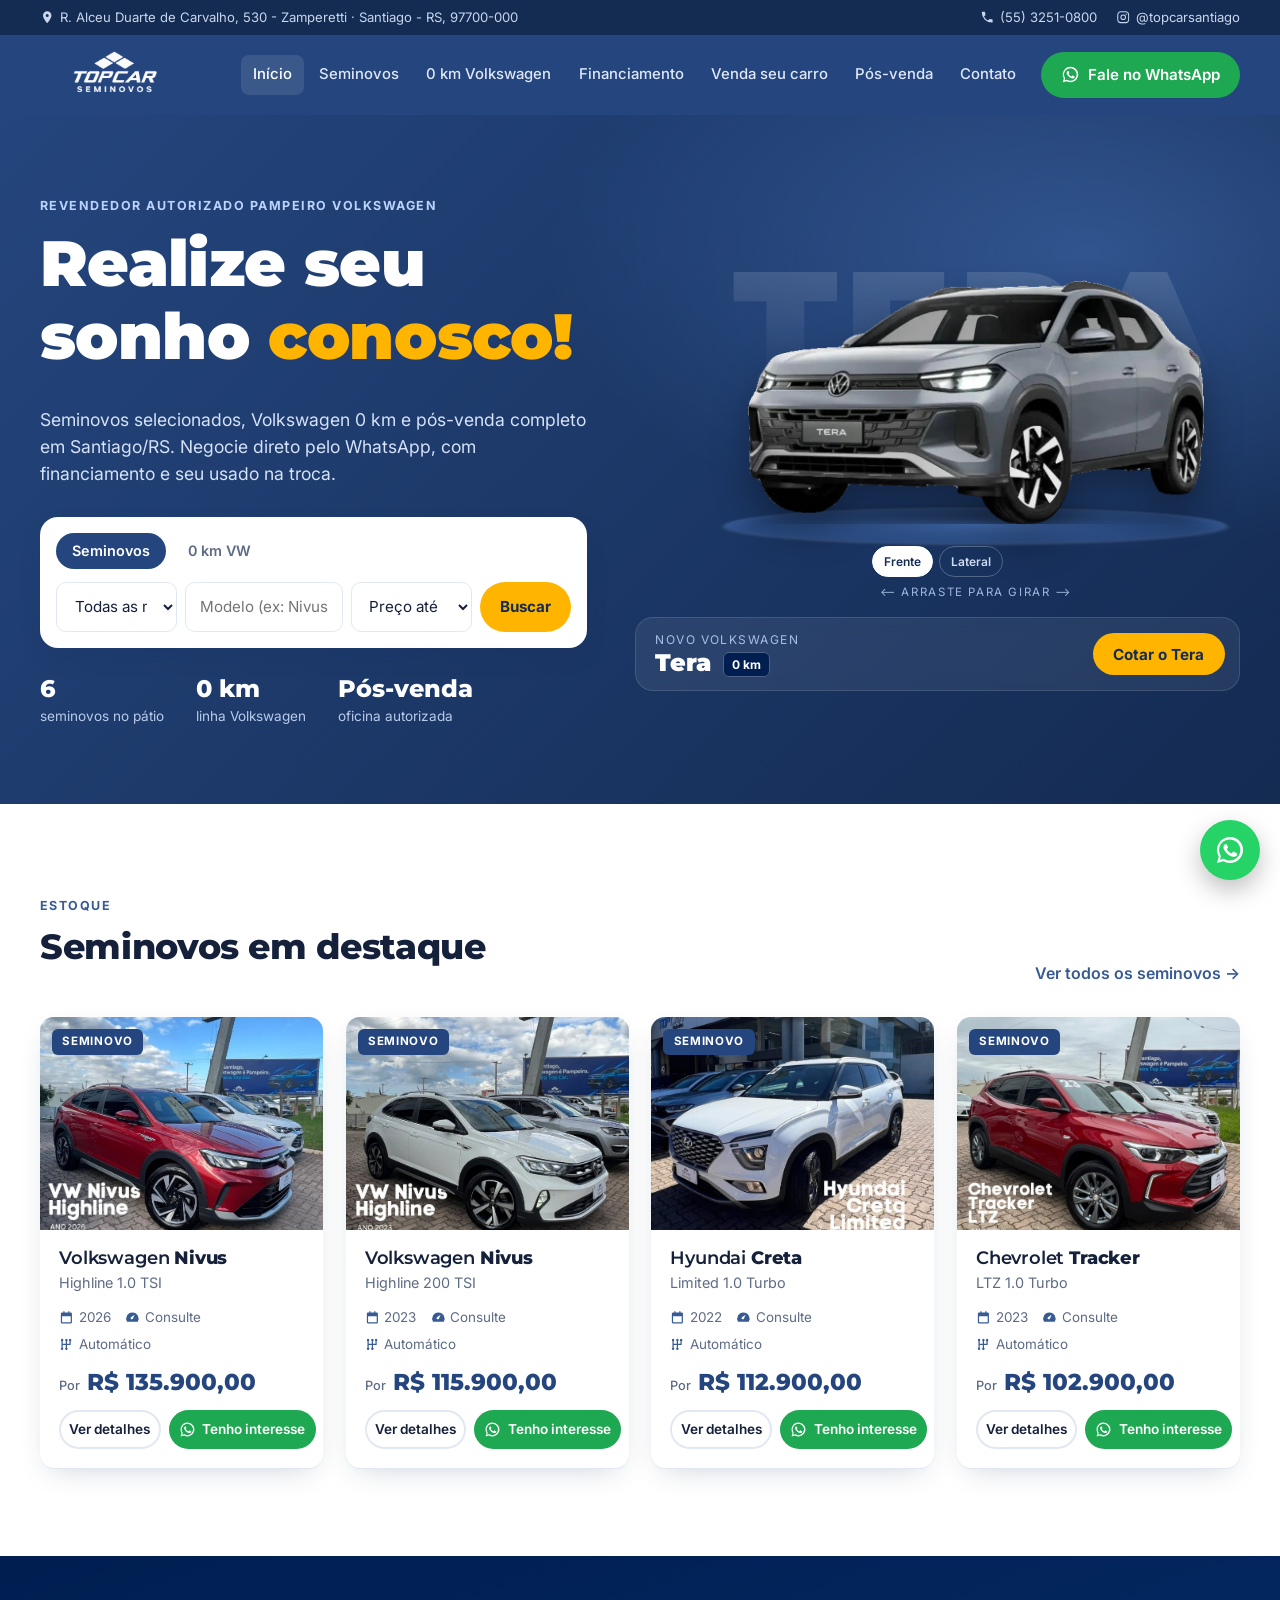
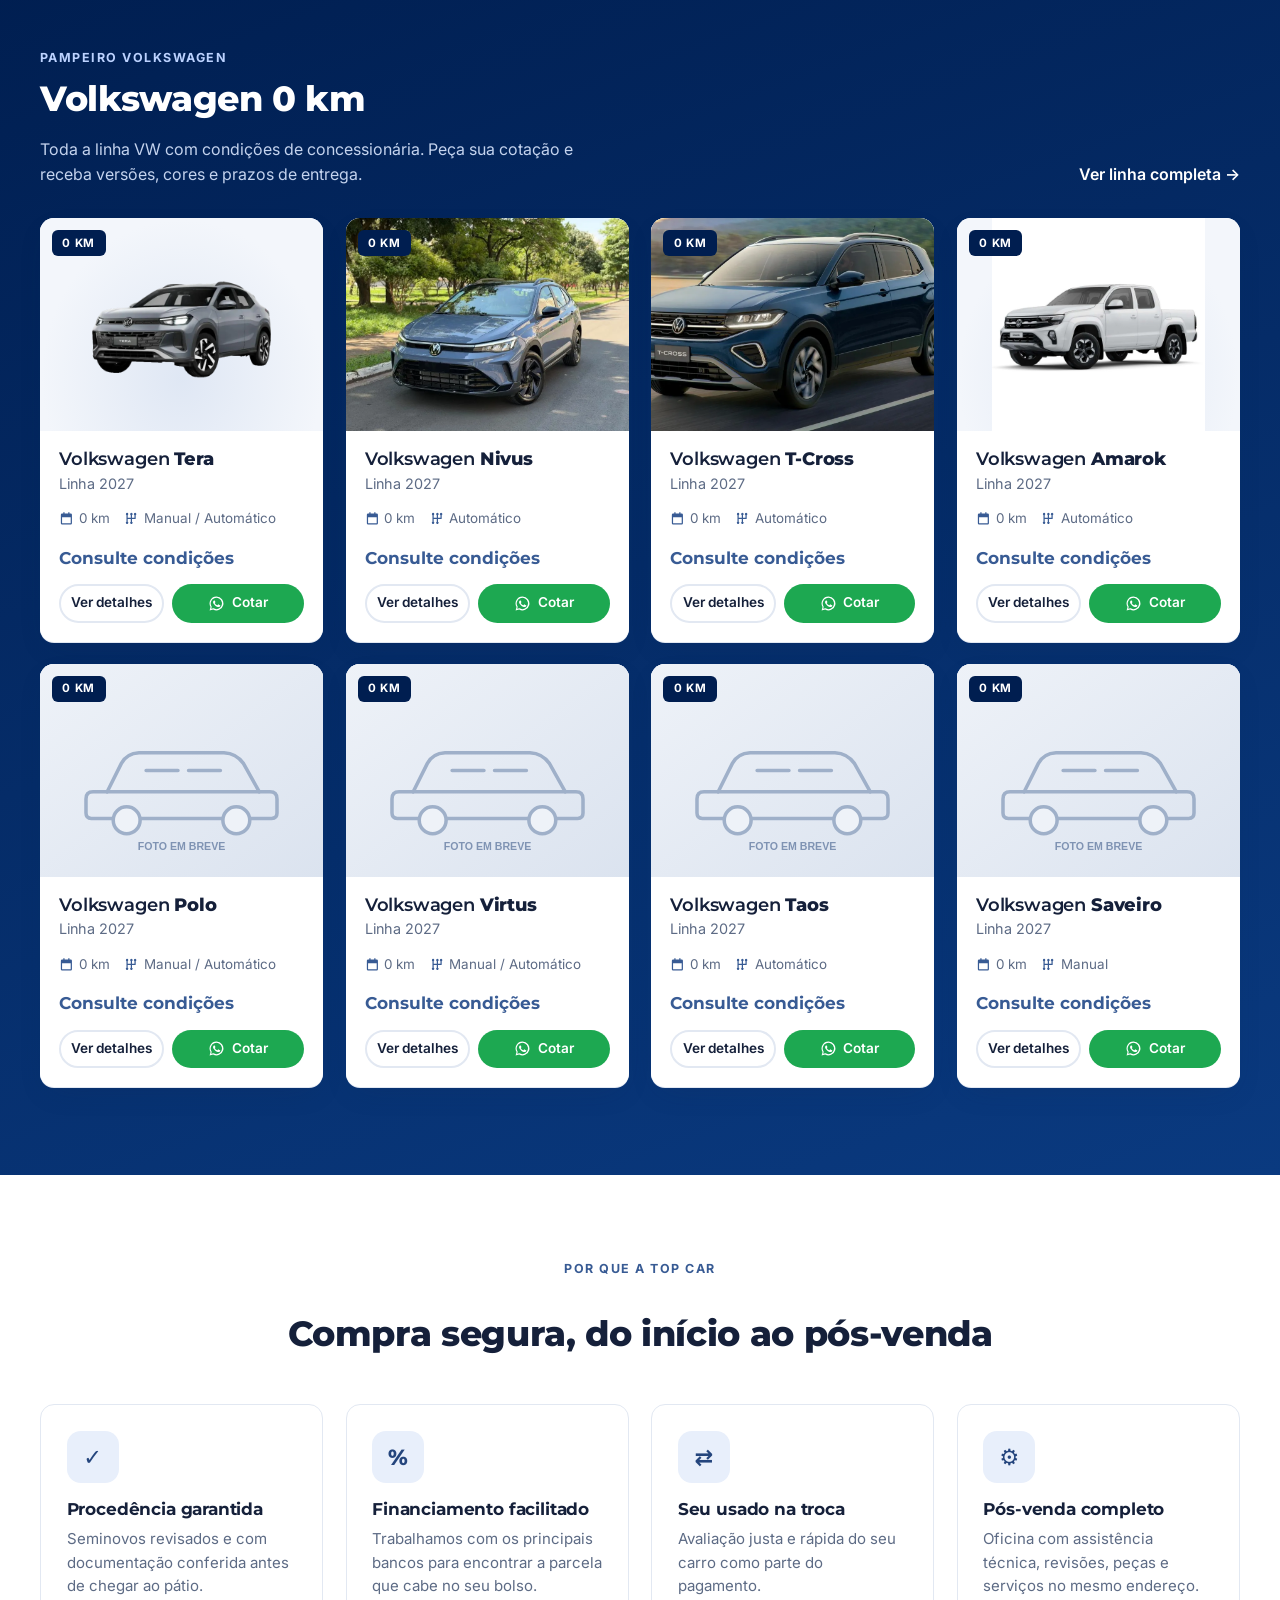
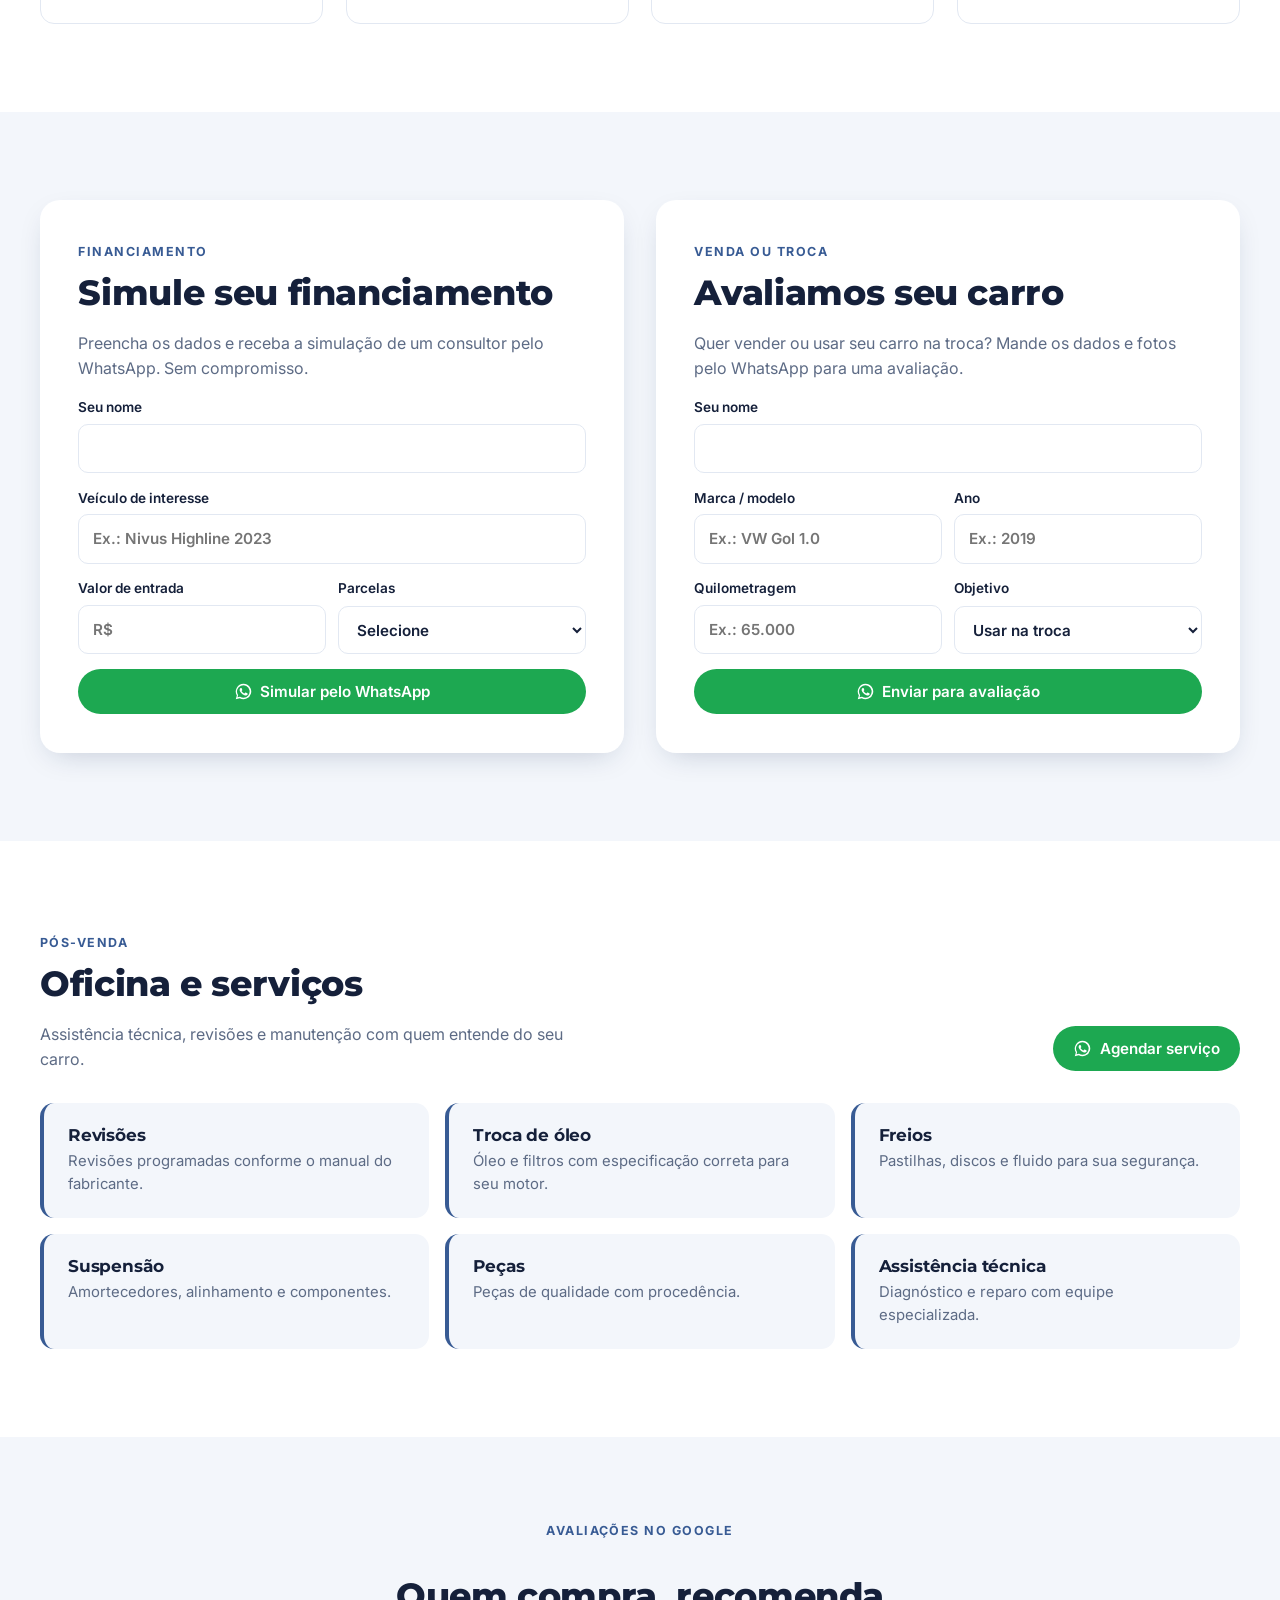
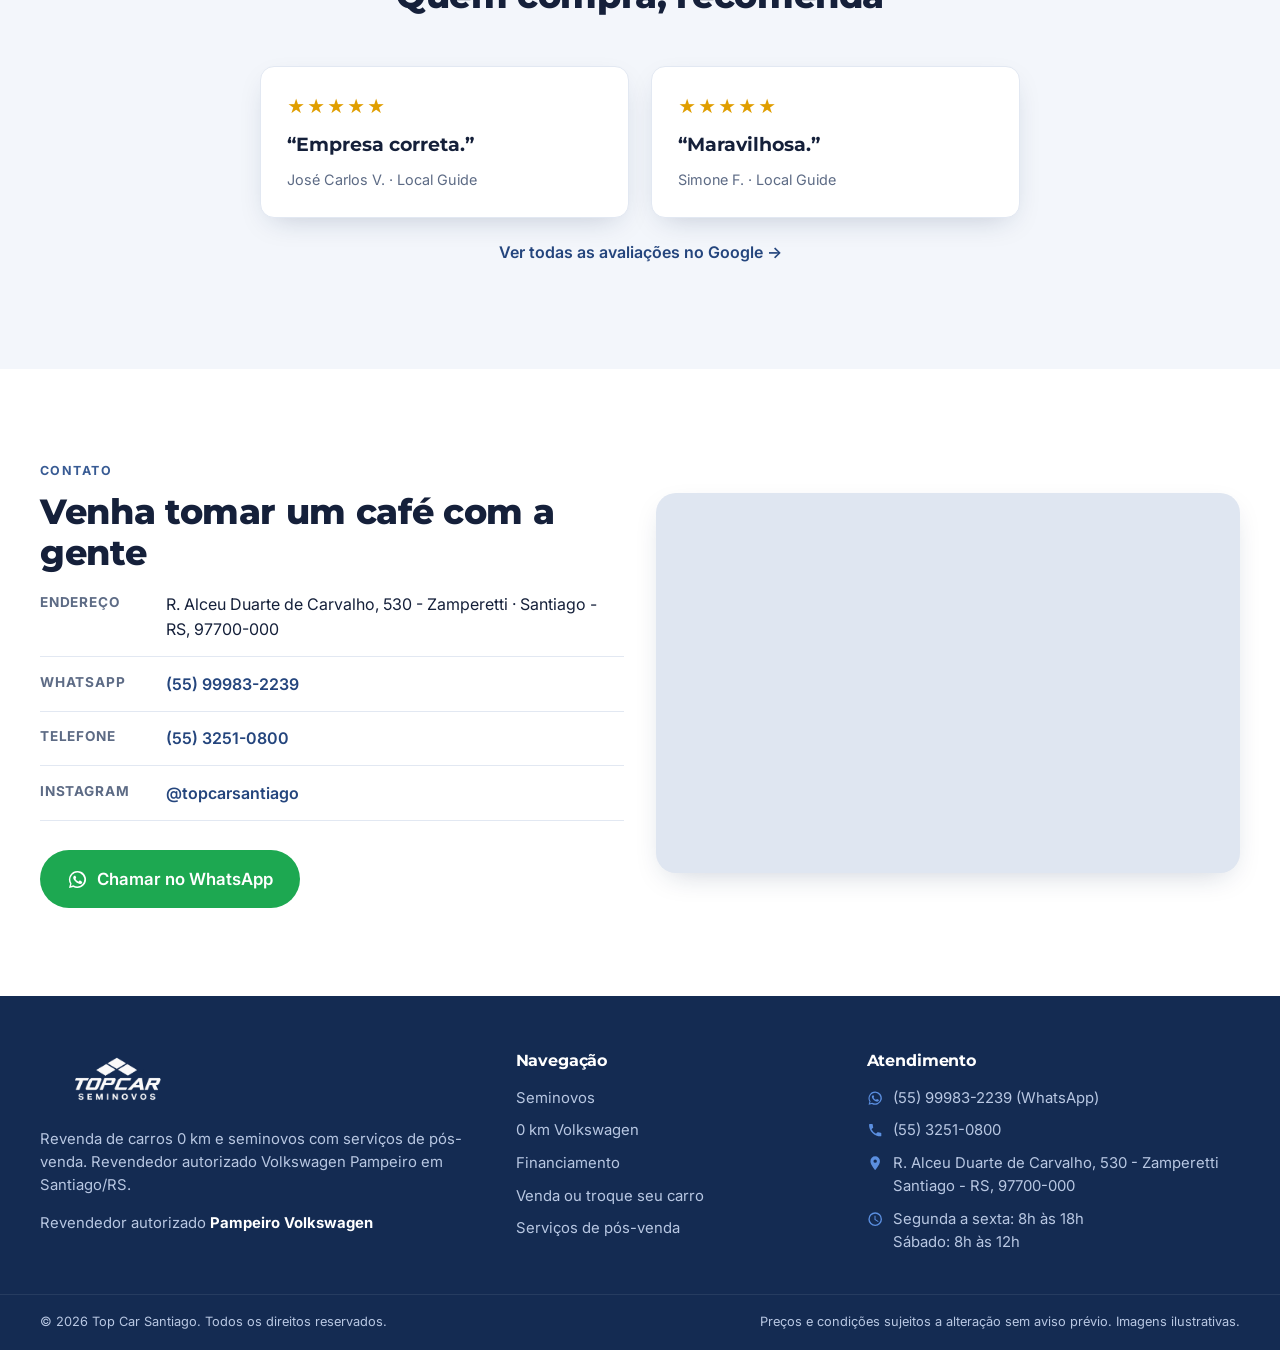
<file: index.html>
<!DOCTYPE html>
<html lang="pt-BR">
<head>
  <meta charset="UTF-8">
  <meta name="viewport" content="width=device-width, initial-scale=1">
  <title>Top Car Santiago | Seminovos e Volkswagen 0 km em Santiago/RS</title>
  <meta name="description" content="Revenda de carros 0 km e seminovos com serviços de pós-venda em Santiago/RS. Revendedor autorizado Pampeiro Volkswagen. Financiamento, troca e atendimento pelo WhatsApp.">
  <meta name="theme-color" content="#24457d">
  <meta property="og:type" content="website">
  <meta property="og:title" content="Top Car Santiago — Seminovos e Volkswagen 0 km">
  <meta property="og:description" content="Realize seu sonho conosco! Seminovos selecionados, VW 0 km, financiamento e troca.">
  <meta property="og:image" content="img/carros/vw-nivus-highline-2026.jpg">
  <link rel="icon" href="img/favicon.svg" type="image/svg+xml">
  <link rel="preload" as="image" href="img/tera/tera-frente.webp" type="image/webp">
  <link rel="preconnect" href="https://fonts.googleapis.com">
  <link rel="preconnect" href="https://fonts.gstatic.com" crossorigin>
  <link href="https://fonts.googleapis.com/css2?family=Montserrat:wght@600;700;800;900&family=Inter:wght@400;500;600;700&display=swap" rel="stylesheet">
  <link rel="stylesheet" href="css/style.css">
  <link rel="stylesheet" href="css/tera-hero.css">
  <script type="application/ld+json">
  {
    "@context": "https://schema.org",
    "@type": "AutoDealer",
    "name": "Top Car Santiago",
    "description": "Revenda de carros 0 km e seminovos com serviços de pós-venda. Revendedor autorizado Pampeiro Volkswagen.",
    "telephone": "+55 55 99983-2239",
    "address": {
      "@type": "PostalAddress",
      "streetAddress": "R. Alceu Duarte de Carvalho, 530 - Zamperetti",
      "postalCode": "97700-000",
      "addressLocality": "Santiago",
      "addressRegion": "RS",
      "addressCountry": "BR"
    },
    "sameAs": ["https://www.instagram.com/topcarsantiago/"]
  }
  </script>
</head>
<body data-page="home">

  <main>
    <!-- HERO -->
    <section class="hero">
      <div class="container hero__inner">
        <div class="hero__text">
          <span class="eyebrow">Revendedor autorizado Pampeiro Volkswagen</span>
          <h1>Realize seu sonho <span>conosco!</span></h1>
          <p>Seminovos selecionados, Volkswagen 0 km e pós-venda completo em Santiago/RS. Negocie direto pelo WhatsApp, com financiamento e seu usado na troca.</p>

          <form class="search" id="busca" role="search" aria-label="Buscar veículos">
            <div class="search__tabs" role="radiogroup">
              <label><input type="radio" name="tipo" value="seminovo" checked><span>Seminovos</span></label>
              <label><input type="radio" name="tipo" value="0km"><span>0 km VW</span></label>
            </div>
            <div class="search__fields">
              <select name="marca" id="q-marca" aria-label="Marca"><option value="">Todas as marcas</option></select>
              <input name="q" placeholder="Modelo (ex: Nivus, Creta...)" aria-label="Modelo">
              <select name="max" aria-label="Preço até">
                <option value="">Preço até</option>
                <option value="60000">R$ 60 mil</option>
                <option value="80000">R$ 80 mil</option>
                <option value="100000">R$ 100 mil</option>
                <option value="120000">R$ 120 mil</option>
                <option value="150000">R$ 150 mil</option>
              </select>
              <button class="btn btn--accent" type="submit">Buscar</button>
            </div>
          </form>

          <ul class="hero__stats">
            <li><strong id="count-semi">6</strong><span>seminovos no pátio</span></li>
            <li><strong>0 km</strong><span>linha Volkswagen</span></li>
            <li><strong>Pós-venda</strong><span>oficina autorizada</span></li>
          </ul>
        </div>

        <!-- HERO 3D — Volkswagen Tera (css/tera-hero.css + js/tera-hero.js) -->
        <div class="tera" id="tera" aria-roledescription="carrossel" aria-label="Novo Volkswagen Tera — vistas do carro">
          <span class="tera__word" aria-hidden="true">TERA</span>
          <div class="tera__stage" id="tera-stage" tabindex="0" aria-live="polite">
            <div class="tera__floor" aria-hidden="true"></div>
            <div class="tera__view" data-label="Frente"><img src="img/tera/tera-frente.webp" alt="Volkswagen Tera — frente 3/4" fetchpriority="high"></div>
            <div class="tera__view" data-label="Lateral"><img src="img/tera/tera-lateral.webp" alt="Volkswagen Tera — lateral" loading="lazy"></div>
            <!-- Vistas traseiras: adicionar img/tera/tera-traseira-34.webp e tera-traseira.webp quando houver fotos próprias -->
            <div class="tera__shadow" aria-hidden="true"></div>
          </div>
          <div class="tera__dots" role="tablist" aria-label="Escolher ângulo"></div>
          <div class="tera__hint" aria-hidden="true">⟵ arraste para girar ⟶</div>
          <div class="tera__bar">
            <div class="tera__title">
              <small>Novo Volkswagen</small>
              <strong>Tera <span>0 km</span></strong>
            </div>
            <a class="btn btn--accent tera__cta"
               data-whatsapp="5555999832239"
               data-msg="Olá, Top Car! Quero uma cotação do *Volkswagen Tera 0 km*. Pode me passar versões, cores e condições?">Cotar o Tera</a>
          </div>
        </div>
      </div>
    </section>

    <!-- DESTAQUES -->
    <section class="section">
      <div class="container">
        <div class="section__head">
          <div>
            <span class="eyebrow eyebrow--dark">Estoque</span>
            <h2>Seminovos em destaque</h2>
          </div>
          <a href="estoque.html?tipo=seminovo" class="link-more">Ver todos os seminovos →</a>
        </div>
        <div class="grid" id="destaques"></div>
      </div>
    </section>

    <!-- 0 KM -->
    <section class="section section--vw" id="zero-km">
      <div class="container">
        <div class="section__head">
          <div>
            <span class="eyebrow">Pampeiro Volkswagen</span>
            <h2>Volkswagen 0 km</h2>
            <p class="section__sub">Toda a linha VW com condições de concessionária. Peça sua cotação e receba versões, cores e prazos de entrega.</p>
          </div>
          <a href="estoque.html?tipo=0km" class="link-more link-more--light">Ver linha completa →</a>
        </div>
        <div class="grid" id="zerokm"></div>
      </div>
    </section>

    <!-- DIFERENCIAIS -->
    <section class="section">
      <div class="container">
        <div class="section__head section__head--center">
          <span class="eyebrow eyebrow--dark">Por que a Top Car</span>
          <h2>Compra segura, do início ao pós-venda</h2>
        </div>
        <div class="features">
          <div class="feature">
            <div class="feature__icon">✓</div>
            <h3>Procedência garantida</h3>
            <p>Seminovos revisados e com documentação conferida antes de chegar ao pátio.</p>
          </div>
          <div class="feature">
            <div class="feature__icon">%</div>
            <h3>Financiamento facilitado</h3>
            <p>Trabalhamos com os principais bancos para encontrar a parcela que cabe no seu bolso.</p>
          </div>
          <div class="feature">
            <div class="feature__icon">⇄</div>
            <h3>Seu usado na troca</h3>
            <p>Avaliação justa e rápida do seu carro como parte do pagamento.</p>
          </div>
          <div class="feature">
            <div class="feature__icon">⚙</div>
            <h3>Pós-venda completo</h3>
            <p>Oficina com assistência técnica, revisões, peças e serviços no mesmo endereço.</p>
          </div>
        </div>
      </div>
    </section>

    <!-- FINANCIAMENTO + VENDA SEU CARRO -->
    <section class="section section--alt">
      <div class="container two-col">
        <div class="panel" id="financiamento">
          <span class="eyebrow eyebrow--dark">Financiamento</span>
          <h2>Simule seu financiamento</h2>
          <p>Preencha os dados e receba a simulação de um consultor pelo WhatsApp. Sem compromisso.</p>
          <form data-wa="Gostaria de *simular um financiamento*." class="form">
            <label>Seu nome<input name="nome" data-label="Nome" required autocomplete="name"></label>
            <label>Veículo de interesse<input name="veiculo" data-label="Veículo de interesse" placeholder="Ex.: Nivus Highline 2023"></label>
            <div class="form__row">
              <label>Valor de entrada<input name="entrada" data-label="Entrada" inputmode="numeric" placeholder="R$"></label>
              <label>Parcelas
                <select name="parcelas" data-label="Parcelas">
                  <option value="">Selecione</option>
                  <option>24x</option><option>36x</option><option>48x</option><option>60x</option>
                </select>
              </label>
            </div>
            <button class="btn btn--wa btn--block" type="submit"><span class="wa-ico"></span>Simular pelo WhatsApp</button>
          </form>
        </div>

        <div class="panel" id="venda-seu-carro">
          <span class="eyebrow eyebrow--dark">Venda ou troca</span>
          <h2>Avaliamos seu carro</h2>
          <p>Quer vender ou usar seu carro na troca? Mande os dados e fotos pelo WhatsApp para uma avaliação.</p>
          <form data-wa="Quero *avaliar meu carro* para venda/troca." class="form">
            <label>Seu nome<input name="nome" data-label="Nome" required autocomplete="name"></label>
            <div class="form__row">
              <label>Marca / modelo<input name="modelo" data-label="Marca/modelo" required placeholder="Ex.: VW Gol 1.0"></label>
              <label>Ano<input name="ano" data-label="Ano" inputmode="numeric" placeholder="Ex.: 2019"></label>
            </div>
            <div class="form__row">
              <label>Quilometragem<input name="km" data-label="Km" inputmode="numeric" placeholder="Ex.: 65.000"></label>
              <label>Objetivo
                <select name="objetivo" data-label="Objetivo">
                  <option>Usar na troca</option>
                  <option>Vender</option>
                </select>
              </label>
            </div>
            <button class="btn btn--wa btn--block" type="submit"><span class="wa-ico"></span>Enviar para avaliação</button>
          </form>
        </div>
      </div>
    </section>

    <!-- PÓS-VENDA -->
    <section class="section" id="pos-venda">
      <div class="container">
        <div class="section__head">
          <div>
            <span class="eyebrow eyebrow--dark">Pós-venda</span>
            <h2>Oficina e serviços</h2>
            <p class="section__sub">Assistência técnica, revisões e manutenção com quem entende do seu carro.</p>
          </div>
          <a class="btn btn--wa" data-wa-link="Olá, Top Car! Gostaria de *agendar um serviço* na oficina. Meu carro é: ">Agendar serviço</a>
        </div>
        <div class="services">
          <div class="service"><h3>Revisões</h3><p>Revisões programadas conforme o manual do fabricante.</p></div>
          <div class="service"><h3>Troca de óleo</h3><p>Óleo e filtros com especificação correta para seu motor.</p></div>
          <div class="service"><h3>Freios</h3><p>Pastilhas, discos e fluido para sua segurança.</p></div>
          <div class="service"><h3>Suspensão</h3><p>Amortecedores, alinhamento e componentes.</p></div>
          <div class="service"><h3>Peças</h3><p>Peças de qualidade com procedência.</p></div>
          <div class="service"><h3>Assistência técnica</h3><p>Diagnóstico e reparo com equipe especializada.</p></div>
        </div>
      </div>
    </section>

    <!-- AVALIAÇÕES -->
    <section class="section section--alt" id="avaliacoes">
      <div class="container">
        <div class="section__head section__head--center">
          <span class="eyebrow eyebrow--dark">Avaliações no Google</span>
          <h2>Quem compra, recomenda</h2>
        </div>
        <div class="reviews">
          <figure class="review">
            <div class="review__stars" role="img" aria-label="5 de 5 estrelas">★★★★★</div>
            <blockquote>“Empresa correta.”</blockquote>
            <figcaption>José Carlos V. · Local Guide</figcaption>
          </figure>
          <figure class="review">
            <div class="review__stars" role="img" aria-label="5 de 5 estrelas">★★★★★</div>
            <blockquote>“Maravilhosa.”</blockquote>
            <figcaption>Simone F. · Local Guide</figcaption>
          </figure>
        </div>
        <p class="reviews__more"><a id="link-google" target="_blank" rel="noopener">Ver todas as avaliações no Google →</a></p>
      </div>
    </section>

    <!-- CONTATO -->
    <section class="section" id="contato">
      <div class="container two-col two-col--contact">
        <div>
          <span class="eyebrow eyebrow--dark">Contato</span>
          <h2>Venha tomar um café com a gente</h2>
          <ul class="contact-list">
            <li><strong>Endereço</strong><span><span data-cfg="endereco"></span> · <span data-cfg="cidade"></span></span></li>
            <li><strong>WhatsApp</strong><a data-wa-link="Olá, Top Car! Vim pelo site." data-cfg="whatsappExibicao"></a></li>
            <li><strong>Telefone</strong><a href="tel:+555532510800" data-cfg="telefoneExibicao"></a></li>
            <li><strong>Instagram</strong><a href="https://www.instagram.com/topcarsantiago/" target="_blank" rel="noopener">@topcarsantiago</a></li>
          </ul>
          <a class="btn btn--wa btn--lg" data-wa-link="Olá, Top Car! Vim pelo site e gostaria de atendimento.">Chamar no WhatsApp</a>
        </div>
        <div class="map">
          <iframe id="mapa" title="Mapa — Top Car Santiago" loading="lazy" referrerpolicy="no-referrer-when-downgrade"></iframe>
        </div>
      </div>
    </section>
  </main>

  <script src="js/config.js"></script>
  <script src="js/data.js"></script>
  <script src="js/app.js"></script>
  <script src="js/tera-hero.js" defer></script>
</body>
</html>
</file>
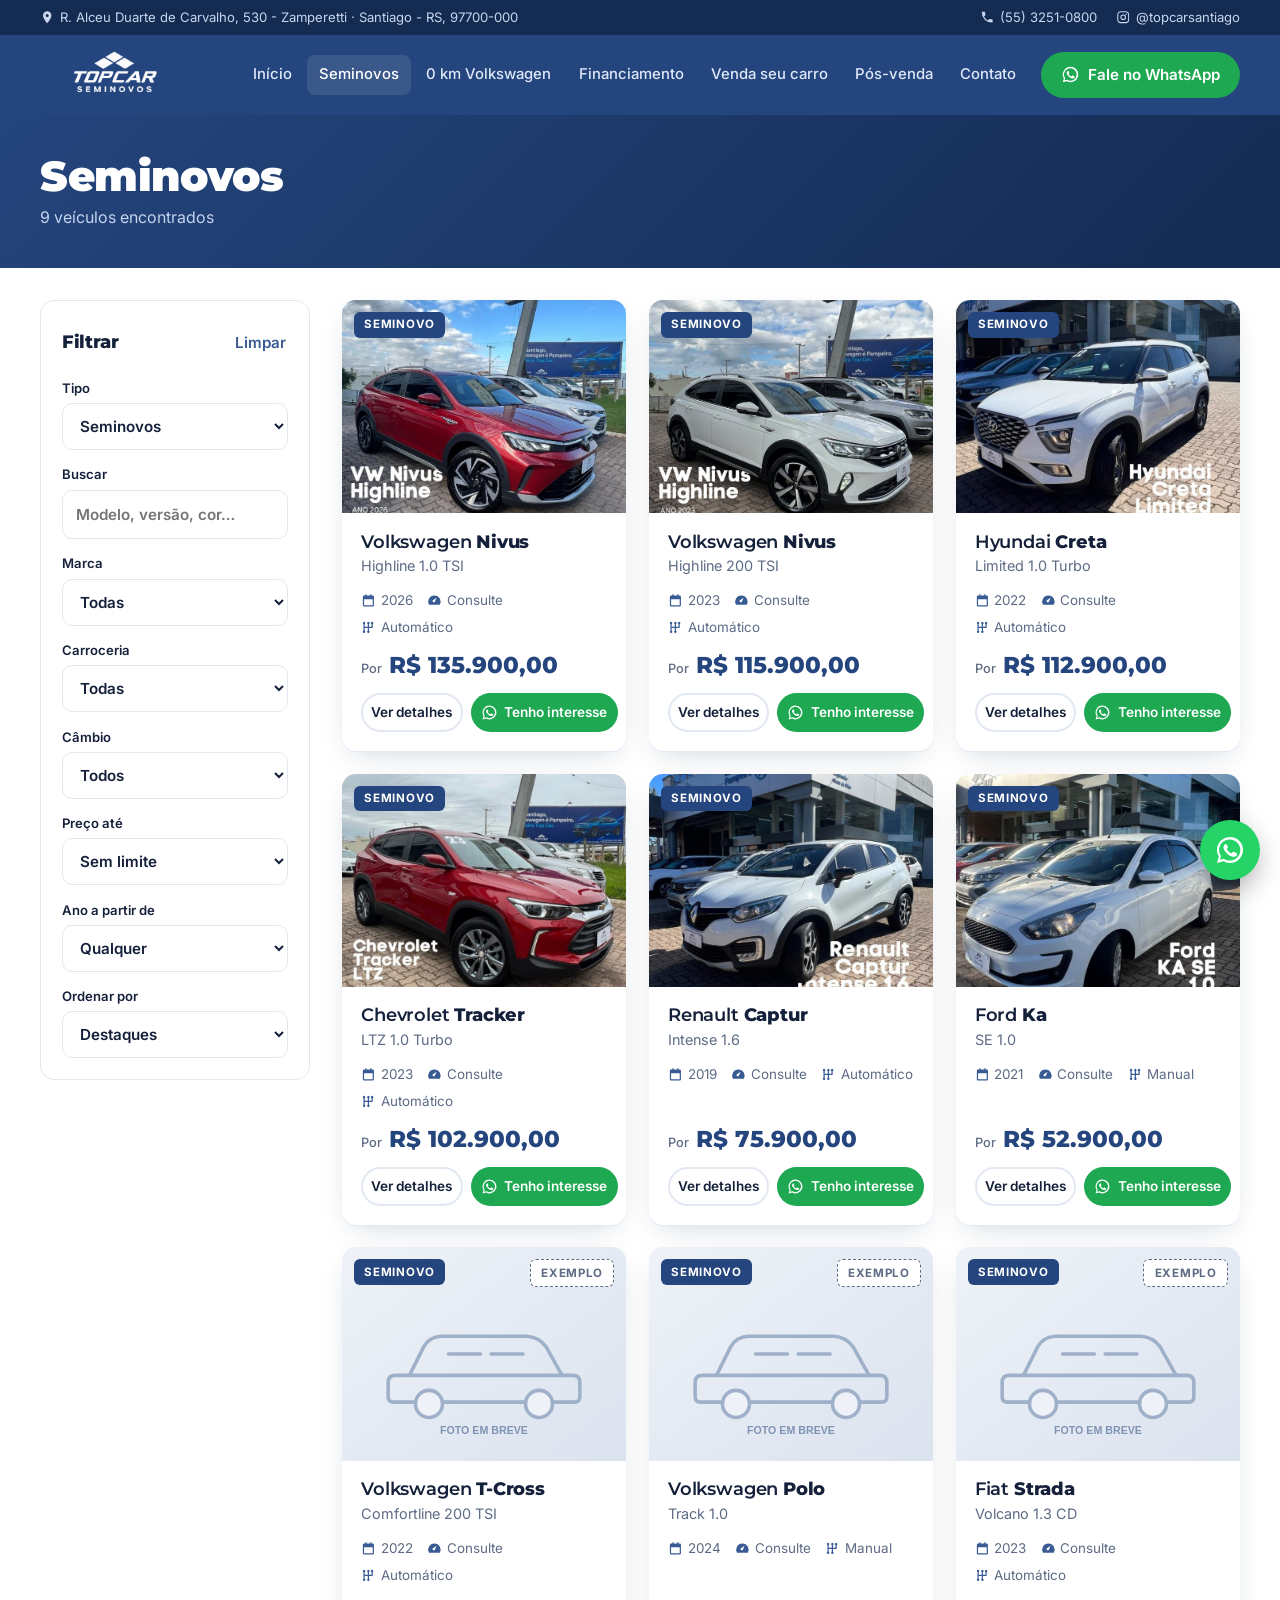
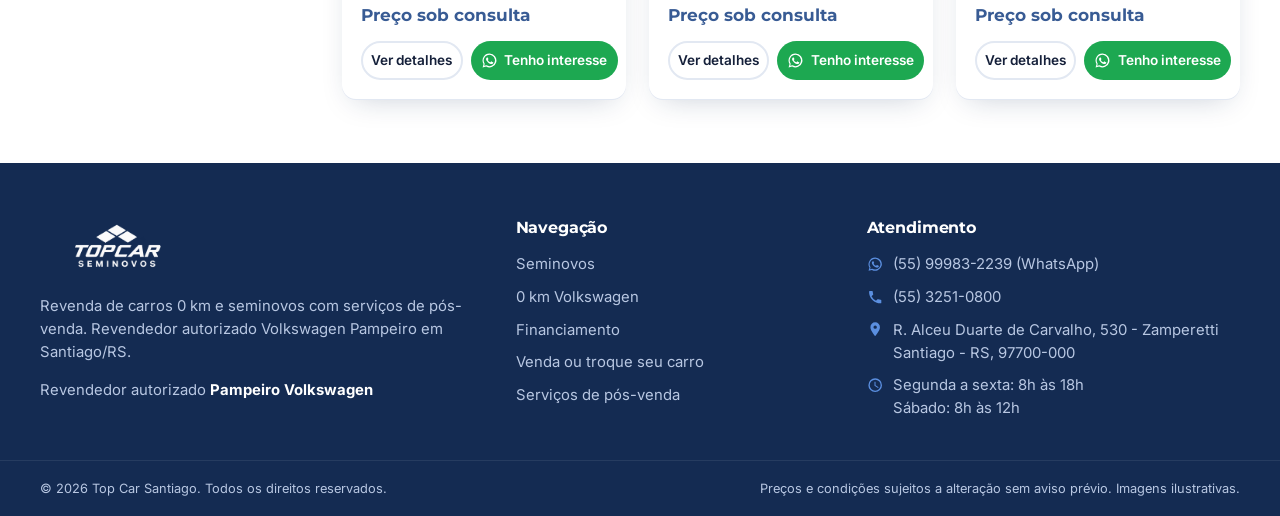
<file: estoque.html>
<!DOCTYPE html>
<html lang="pt-BR">
<head>
  <meta charset="UTF-8">
  <meta name="viewport" content="width=device-width, initial-scale=1">
  <title>Estoque | Top Car Santiago — Seminovos e VW 0 km</title>
  <meta name="description" content="Confira o estoque de seminovos e Volkswagen 0 km da Top Car Santiago. Filtre por marca, preço, ano e câmbio e negocie pelo WhatsApp.">
  <meta name="theme-color" content="#24457d">
  <link rel="icon" href="img/favicon.svg" type="image/svg+xml">
  <link rel="preconnect" href="https://fonts.googleapis.com">
  <link rel="preconnect" href="https://fonts.gstatic.com" crossorigin>
  <link href="https://fonts.googleapis.com/css2?family=Montserrat:wght@600;700;800;900&family=Inter:wght@400;500;600;700&display=swap" rel="stylesheet">
  <link rel="stylesheet" href="css/style.css">
</head>
<body data-page="estoque">

  <main>
    <section class="page-hero">
      <div class="container">
        <h1 id="estoque-titulo">Seminovos</h1>
        <p id="estoque-count">Carregando…</p>
      </div>
    </section>

    <div class="container estoque">
      <button class="btn btn--ghost filtros-toggle" id="toggle-filtros" type="button">Filtros</button>

      <form class="filtros" id="filtros" aria-label="Filtros do estoque">
        <div class="filtros__head">
          <h2>Filtrar</h2>
          <button type="button" class="btn btn--link" id="limpar">Limpar</button>
        </div>

        <label>Tipo
          <select name="tipo">
            <option value="seminovo">Seminovos</option>
            <option value="0km">0 km Volkswagen</option>
            <option value="">Todos</option>
          </select>
        </label>
        <label>Buscar
          <input name="q" type="search" placeholder="Modelo, versão, cor…">
        </label>
        <label>Marca
          <select name="marca"><option value="">Todas</option></select>
        </label>
        <label>Carroceria
          <select name="carroceria"><option value="">Todas</option></select>
        </label>
        <label>Câmbio
          <select name="cambio">
            <option value="">Todos</option>
            <option value="automático">Automático</option>
            <option value="manual">Manual</option>
          </select>
        </label>
        <label>Preço até
          <select name="max">
            <option value="">Sem limite</option>
            <option value="60000">R$ 60 mil</option>
            <option value="80000">R$ 80 mil</option>
            <option value="100000">R$ 100 mil</option>
            <option value="120000">R$ 120 mil</option>
            <option value="150000">R$ 150 mil</option>
          </select>
        </label>
        <label>Ano a partir de
          <select name="anoMin">
            <option value="">Qualquer</option>
            <option>2018</option><option>2020</option><option>2022</option><option>2024</option>
          </select>
        </label>
        <label>Ordenar por
          <select name="ordem">
            <option value="relevancia">Destaques</option>
            <option value="menor">Menor preço</option>
            <option value="maior">Maior preço</option>
            <option value="ano">Mais novos</option>
          </select>
        </label>
        <button class="btn btn--primary btn--block filtros__apply" type="button" onclick="document.body.classList.remove('filtros-open')">Ver resultados</button>
      </form>

      <div class="grid grid--estoque" id="estoque-grid"></div>
    </div>
  </main>

  <script src="js/config.js"></script>
  <script src="js/data.js"></script>
  <script src="js/app.js"></script>
</body>
</html>
</file>
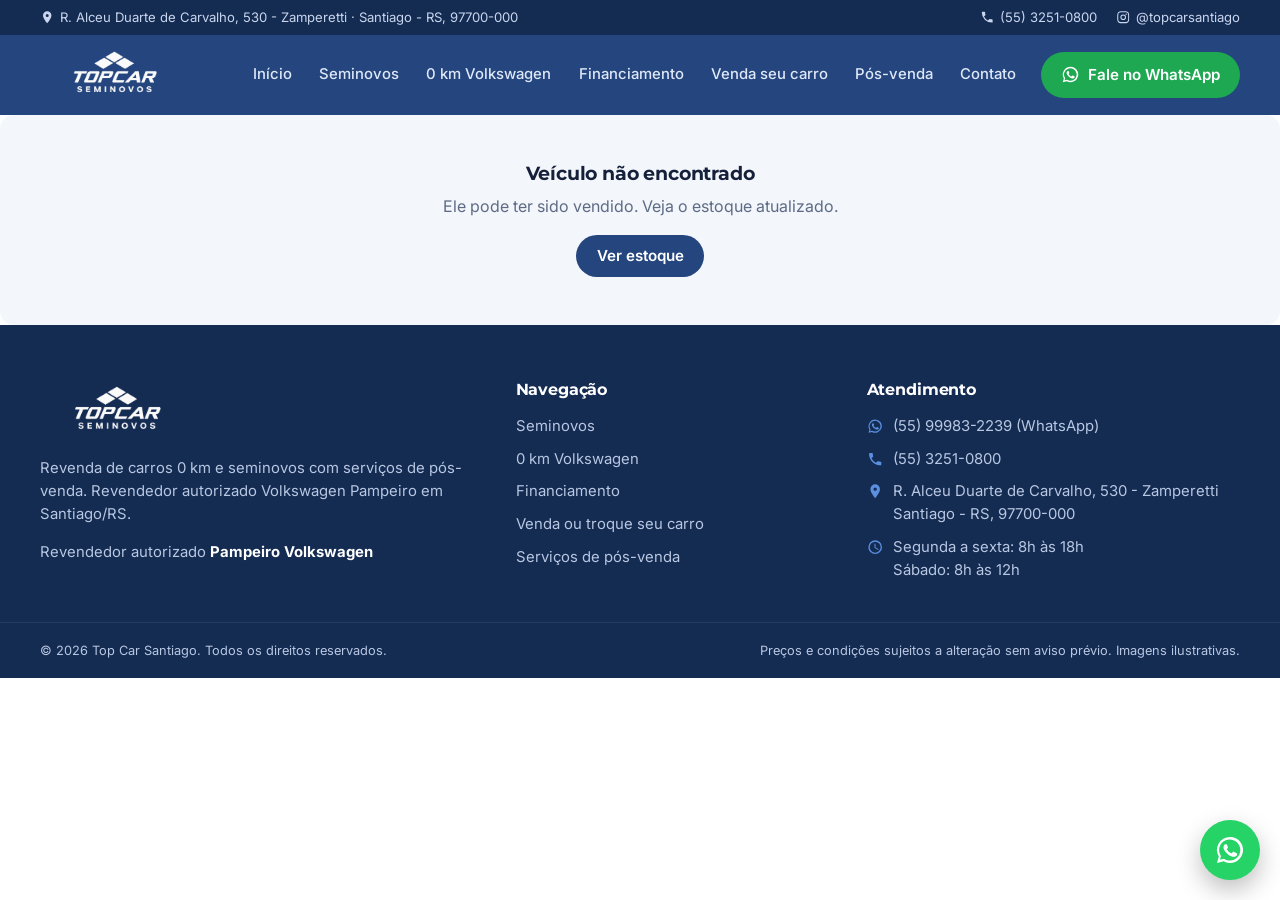
<file: veiculo.html>
<!DOCTYPE html>
<html lang="pt-BR">
<head>
  <meta charset="UTF-8">
  <meta name="viewport" content="width=device-width, initial-scale=1">
  <title>Veículo | Top Car Santiago</title>
  <meta name="description" content="Detalhes do veículo na Top Car Santiago. Negocie pelo WhatsApp.">
  <meta name="theme-color" content="#24457d">
  <link rel="icon" href="img/favicon.svg" type="image/svg+xml">
  <link rel="preconnect" href="https://fonts.googleapis.com">
  <link rel="preconnect" href="https://fonts.gstatic.com" crossorigin>
  <link href="https://fonts.googleapis.com/css2?family=Montserrat:wght@600;700;800;900&family=Inter:wght@400;500;600;700&display=swap" rel="stylesheet">
  <link rel="stylesheet" href="css/style.css">
</head>
<body data-page="veiculo">

  <main id="veiculo"></main>

  <script src="js/config.js"></script>
  <script src="js/data.js"></script>
  <script src="js/app.js"></script>
</body>
</html>
</file>
<file: css/style.css>
/* =========================================================
   Top Car Santiago — estilos
   Paleta tirada dos posts do Instagram (azul Top Car)
   ========================================================= */
:root {
  --blue: #385b94;        /* azul dos posts */
  --blue-700: #24457d;
  --navy: #142b52;
  --vw: #001e50;          /* azul institucional VW */
  --sky: #5b8fe0;
  --accent: #ffb400;
  --wa: #1da851;
  --wa-700: #128c41;
  --ink: #15203a;
  --muted: #5d6b85;
  --line: #e2e8f2;
  --bg: #ffffff;
  --bg-alt: #f3f6fb;
  --radius: 14px;
  --shadow: 0 10px 30px -12px rgba(20, 43, 82, .25);
  --font-head: "Montserrat", system-ui, sans-serif;
  --font-body: "Inter", system-ui, sans-serif;
}

*, *::before, *::after { box-sizing: border-box; }
html { scroll-behavior: smooth; scroll-padding-top: 90px; }
body { margin: 0; font-family: var(--font-body); color: var(--ink); background: var(--bg); line-height: 1.55; -webkit-font-smoothing: antialiased; }
img { max-width: 100%; display: block; }
a { color: inherit; text-decoration: none; }
h1, h2, h3, h4 { font-family: var(--font-head); line-height: 1.15; margin: 0 0 .5em; letter-spacing: -.01em; }
h2 { font-size: clamp(1.6rem, 3vw, 2.2rem); font-weight: 800; }
p { margin: 0 0 1em; }
svg { width: 1.1em; height: 1.1em; flex: none; }
.container { width: min(1200px, 100% - 2.5rem); margin-inline: auto; }
.muted { color: var(--muted); font-size: .92rem; }

/* ---------- botões ---------- */
.btn {
  display: inline-flex; align-items: center; justify-content: center; gap: .5em;
  padding: .75em 1.2em; border-radius: 999px; border: 2px solid transparent;
  font: 600 .95rem/1 var(--font-body); cursor: pointer; transition: .2s; white-space: nowrap;
}
.btn svg { width: 1.25em; height: 1.25em; }
.btn--wa { background: var(--wa); color: #fff; }
.btn--wa:hover { background: var(--wa-700); }
.btn--primary { background: var(--blue-700); color: #fff; }
.btn--primary:hover { background: var(--navy); }
.btn--accent { background: var(--accent); color: var(--navy); font-weight: 700; }
.btn--accent:hover { filter: brightness(1.06); }
.btn--ghost { background: transparent; border-color: var(--line); color: var(--ink); }
.btn--ghost:hover { border-color: var(--blue); color: var(--blue); }
.btn--link { background: none; color: var(--blue); padding-inline: 0; }
.btn--lg { padding: 1em 1.5em; font-size: 1.05rem; }
.btn--block { width: 100%; }

.eyebrow { display: inline-block; font: 700 .78rem/1 var(--font-body); text-transform: uppercase; letter-spacing: .12em; color: #bcd2ff; margin-bottom: .9rem; }
.eyebrow--dark { color: var(--blue); }

/* ---------- header ---------- */
.site-header { position: sticky; top: 0; z-index: 50; background: var(--blue-700); color: #fff; transition: box-shadow .2s; }
.site-header.is-scrolled { box-shadow: 0 6px 20px rgba(0,0,0,.18); }
.topbar { background: var(--navy); font-size: .82rem; color: #c9d6ee; }
.topbar__inner { display: flex; justify-content: space-between; gap: 1rem; padding: .45rem 0; }
.topbar span, .topbar a { display: inline-flex; align-items: center; gap: .35rem; }
.topbar__right { gap: 1.2rem !important; }
.topbar a:hover { color: #fff; }
.header__inner { display: flex; align-items: center; justify-content: space-between; gap: 1.5rem; padding: .7rem 0; }
.logo img { height: 58px; width: auto; }
.nav { display: flex; align-items: center; gap: .2rem; }
.nav a:not(.btn) { padding: .55rem .75rem; border-radius: 8px; font-weight: 500; font-size: .93rem; color: #dfe8f8; }
.nav a:not(.btn):hover, .nav a.is-active { color: #fff; background: rgba(255,255,255,.1); }
.nav__cta { margin-left: .6rem; }
.nav-toggle { display: none; background: none; border: 0; color: #fff; padding: .4rem; cursor: pointer; }
.nav-toggle svg { width: 30px; height: 30px; }

/* ---------- hero ---------- */
.hero {
  background:
    radial-gradient(900px 500px at 85% 20%, rgba(91,143,224,.35), transparent 60%),
    linear-gradient(135deg, var(--blue-700) 0%, var(--navy) 100%);
  color: #fff; padding: clamp(2.5rem, 6vw, 5rem) 0; overflow: hidden;
}
.hero__inner { display: grid; grid-template-columns: .95fr 1.05fr; gap: 3rem; align-items: center; }
.hero h1 { font-size: clamp(2.3rem, 5.2vw, 4rem); font-weight: 900; }
.hero h1 span { color: var(--accent); }
.hero__text > p { font-size: 1.1rem; color: #d6e2f7; max-width: 560px; }
.hero__offer { position: relative; border-radius: 22px; overflow: hidden; box-shadow: 0 30px 60px -20px rgba(0,0,0,.55); transform: rotate(1.5deg); transition: transform .3s; }
.hero__offer:hover { transform: rotate(0) scale(1.02); }
.hero__offer img { aspect-ratio: 4/4.4; object-fit: cover; width: 100%; }
.hero__offer-tag { position: absolute; top: 1rem; left: 1rem; background: var(--accent); color: var(--navy); font: 800 .78rem/1 var(--font-head); text-transform: uppercase; padding: .5rem .8rem; border-radius: 999px; letter-spacing: .05em; }

.search { background: #fff; color: var(--ink); border-radius: 18px; padding: 1rem; margin: 1.8rem 0; box-shadow: var(--shadow); max-width: 640px; }
.search__tabs { display: flex; gap: .4rem; margin-bottom: .8rem; }
.search__tabs label { position: relative; }
.search__tabs input { position: absolute; inset: 0; opacity: 0; margin: 0; }
.search__tabs span { display: block; padding: .45rem 1rem; border-radius: 999px; font-weight: 600; font-size: .9rem; color: var(--muted); cursor: pointer; }
.search__tabs input:checked + span { background: var(--blue-700); color: #fff; }
.search__tabs input:focus-visible + span { outline: 2px solid var(--sky); }
.search__fields { display: grid; grid-template-columns: 1fr 1.3fr 1fr auto; gap: .5rem; }
.search__fields > *, .hero__inner > * { min-width: 0; }

input, select, textarea {
  width: 100%; font: inherit; font-size: .95rem; color: var(--ink);
  padding: .75rem .85rem; border: 1.5px solid var(--line); border-radius: 10px; background: #fff;
}
input:focus, select:focus, textarea:focus { outline: none; border-color: var(--sky); box-shadow: 0 0 0 3px rgba(91,143,224,.2); }

.hero__stats { display: flex; gap: 2rem; list-style: none; padding: 0; margin: 0; flex-wrap: wrap; }
.hero__stats strong { display: block; font: 800 1.5rem/1.1 var(--font-head); }
.hero__stats span { font-size: .85rem; color: #b9cbea; }

/* ---------- seções ---------- */
.section { padding: clamp(3rem, 7vw, 5.5rem) 0; }
.section--alt { background: var(--bg-alt); }
.section--vw { background: linear-gradient(160deg, var(--vw) 0%, #0a3a80 100%); color: #fff; }
.section__head { display: flex; justify-content: space-between; align-items: flex-end; gap: 1.5rem; margin-bottom: 2rem; flex-wrap: wrap; }
.section__head--center { flex-direction: column; align-items: center; text-align: center; }
.section__sub { color: var(--muted); max-width: 560px; margin: 0; }
.section--vw .section__sub { color: #c4d3ee; }
.link-more { font-weight: 600; color: var(--blue); }
.link-more--light { color: #fff; }
.link-more:hover { text-decoration: underline; }

/* ---------- cards ---------- */
.grid { display: grid; grid-template-columns: repeat(auto-fill, minmax(260px, 1fr)); gap: 1.4rem; }
.card { background: #fff; color: var(--ink); border-radius: var(--radius); overflow: hidden; box-shadow: 0 1px 0 var(--line), var(--shadow); display: flex; flex-direction: column; transition: transform .2s, box-shadow .2s; }
.card:hover { transform: translateY(-4px); box-shadow: 0 1px 0 var(--line), 0 20px 40px -15px rgba(20,43,82,.35); }
.card__media { position: relative; aspect-ratio: 4/3; overflow: hidden; background: var(--bg-alt); }
.card__media img { width: 100%; height: 100%; object-fit: cover; object-position: center 35%; transition: transform .4s; }
.card:hover .card__media img { transform: scale(1.04); }
.badge { position: absolute; top: .75rem; left: .75rem; background: var(--blue-700); color: #fff; font: 700 .72rem/1 var(--font-body); text-transform: uppercase; letter-spacing: .06em; padding: .45rem .65rem; border-radius: 6px; }
.badge--0km { background: var(--vw); }
.badge--ph { left: auto; right: .75rem; background: #fff; color: var(--muted); border: 1px dashed var(--muted); }
.detail .badge, .buybox .badge { position: static; display: inline-block; justify-self: start; margin-bottom: .4rem; }
.card__body { padding: 1.1rem 1.2rem 1.2rem; display: flex; flex-direction: column; flex: 1; }
.card__title { font-size: 1.15rem; font-weight: 600; margin: 0; }
.card__title strong { font-weight: 800; }
.card__version { color: var(--muted); font-size: .9rem; margin: .2rem 0 .8rem; }
.card__specs { display: flex; flex-wrap: wrap; gap: .4rem .9rem; list-style: none; padding: 0; margin: 0 0 1rem; font-size: .84rem; color: var(--muted); }
.card__specs li { display: inline-flex; align-items: center; gap: .3rem; }
.card__specs svg { color: var(--blue); }
.card__price { font: 800 1.45rem/1 var(--font-head); color: var(--blue-700); margin-top: auto; margin-bottom: 1rem; }
.card__price small { font: 500 .8rem var(--font-body); color: var(--muted); }
.card__consult { font: 700 1.05rem var(--font-head); color: var(--blue); }
.card__actions { display: grid; grid-template-columns: 1fr 1.25fr; gap: .5rem; }
.card__actions .btn { padding: .65em .6em; font-size: .85rem; }
.card--ph .card__media img { object-fit: contain; }
/* card com foto recortada (data.js: recorte: true) */
.card--recorte .card__media { background: radial-gradient(ellipse at 50% 75%, #dfe7f4, #f3f6fb 70%); }
.card--recorte .card__media img { object-fit: contain; object-position: center; padding: 0 .5rem; }
.card--recorte:hover .card__media img { transform: scale(1.06); }

/* ---------- diferenciais ---------- */
.features { display: grid; grid-template-columns: repeat(4, 1fr); gap: 1.4rem; }
.feature { padding: 1.6rem; border: 1px solid var(--line); border-radius: var(--radius); }
.feature__icon { width: 52px; height: 52px; display: grid; place-items: center; border-radius: 14px; background: #e8effb; color: var(--blue-700); font: 800 1.4rem var(--font-head); margin-bottom: 1rem; }
.feature h3 { font-size: 1.08rem; }
.feature p { color: var(--muted); font-size: .94rem; margin: 0; }

/* ---------- formulários ---------- */
.two-col { display: grid; grid-template-columns: 1fr 1fr; gap: 2rem; }
.panel { background: #fff; border-radius: 20px; padding: clamp(1.5rem, 3vw, 2.4rem); box-shadow: var(--shadow); }
.panel > p { color: var(--muted); }
.form, .lead { display: grid; gap: .9rem; }
.form label, .lead label { display: grid; gap: .35rem; font-size: .85rem; font-weight: 600; color: var(--ink); }
.form__row { display: grid; grid-template-columns: 1fr 1fr; gap: .8rem; }

/* ---------- serviços ---------- */
.services { display: grid; grid-template-columns: repeat(3, 1fr); gap: 1rem; }
.service { padding: 1.4rem 1.5rem; border-radius: var(--radius); background: var(--bg-alt); border-left: 4px solid var(--blue); }
.service h3 { font-size: 1.05rem; margin-bottom: .3rem; }
.service p { margin: 0; color: var(--muted); font-size: .93rem; }

/* ---------- contato ---------- */
.two-col--contact { align-items: center; }
.contact-list { list-style: none; padding: 0; margin: 1.2rem 0 1.8rem; display: grid; gap: .9rem; }
.contact-list li { display: grid; grid-template-columns: 110px 1fr; gap: 1rem; padding-bottom: .9rem; border-bottom: 1px solid var(--line); }
.contact-list strong { font-size: .85rem; text-transform: uppercase; letter-spacing: .06em; color: var(--muted); }
.contact-list a { color: var(--blue-700); font-weight: 600; }
.map { border-radius: 20px; overflow: hidden; box-shadow: var(--shadow); min-height: 380px; background: #dfe6f1; }
.map iframe { width: 100%; height: 100%; min-height: 380px; border: 0; display: block; }

/* ---------- footer ---------- */
.site-footer { background: var(--navy); color: #b8c7e2; font-size: .93rem; }
.footer__grid { display: grid; grid-template-columns: 1.4fr 1fr 1.2fr; gap: 2.5rem; padding: 3.5rem 0 2.5rem; }
.footer__logo { height: 60px; width: auto; margin-bottom: 1rem; }
.footer__vw strong { color: #fff; }
.site-footer h4 { color: #fff; font-size: 1rem; margin-bottom: 1rem; }
.site-footer ul { list-style: none; padding: 0; margin: 0; display: grid; gap: .6rem; }
.site-footer a:hover { color: #fff; }
.footer__contact li { display: flex; gap: .6rem; align-items: flex-start; }
.footer__contact svg { margin-top: .2em; color: var(--sky); }
.footer__bottom { border-top: 1px solid rgba(255,255,255,.08); font-size: .8rem; padding: 1.1rem 0; }
.footer__bottom .container { display: flex; justify-content: space-between; gap: 1rem; flex-wrap: wrap; }

/* ---------- WhatsApp flutuante ---------- */
.wa-fab { position: fixed; right: 20px; bottom: 20px; z-index: 60; width: 60px; height: 60px; border-radius: 50%; background: #25d366; color: #fff; display: grid; place-items: center; box-shadow: 0 10px 25px rgba(0,0,0,.25); animation: pulse 2.4s infinite; }
.wa-fab svg { width: 32px; height: 32px; }
@keyframes pulse { 0%,100% { box-shadow: 0 0 0 0 rgba(37,211,102,.5), 0 10px 25px rgba(0,0,0,.25); } 50% { box-shadow: 0 0 0 14px rgba(37,211,102,0), 0 10px 25px rgba(0,0,0,.25); } }

/* ---------- estoque ---------- */
.page-hero { background: linear-gradient(135deg, var(--blue-700), var(--navy)); color: #fff; padding: 2.4rem 0; }
.page-hero h1 { font-size: clamp(1.8rem, 4vw, 2.6rem); font-weight: 900; margin-bottom: .2rem; }
.page-hero p { color: #c4d3ee; margin: 0; }
.estoque { display: grid; grid-template-columns: 270px 1fr; gap: 2rem; padding: 2rem 0 4rem; align-items: start; }
.filtros { position: sticky; top: 110px; display: grid; gap: .9rem; background: #fff; border: 1px solid var(--line); border-radius: var(--radius); padding: 1.3rem; }
.filtros__head { display: flex; justify-content: space-between; align-items: center; }
.filtros__head h2 { font-size: 1.1rem; margin: 0; }
.filtros label { display: grid; gap: .3rem; font-size: .82rem; font-weight: 600; }
.filtros-toggle, .filtros__apply { display: none; }
.grid--estoque { grid-template-columns: repeat(auto-fill, minmax(250px, 1fr)); }
.empty { grid-column: 1 / -1; text-align: center; padding: 3rem 1rem; background: var(--bg-alt); border-radius: var(--radius); }
.empty p { color: var(--muted); }

/* ---------- detalhe ---------- */
.crumbs { padding: 1.2rem 0; font-size: .85rem; color: var(--muted); }
.crumbs a:hover { color: var(--blue); }
.detail { display: grid; grid-template-columns: 1.45fr 1fr; gap: 0 2.5rem; padding-bottom: 3.5rem; align-items: start; grid-template-rows: auto 1fr; }
.gallery__main { border-radius: 20px; overflow: hidden; background: var(--bg-alt); }
.gallery__main img { width: 100%; max-height: 620px; object-fit: contain; margin-inline: auto; }
.gallery__thumbs { display: flex; gap: .6rem; margin-top: .7rem; overflow-x: auto; }
.gallery__thumbs button { border: 2px solid transparent; border-radius: 10px; padding: 0; overflow: hidden; width: 92px; flex: none; cursor: pointer; background: none; }
.gallery__thumbs button.is-active { border-color: var(--blue); }
.detail__gallery { grid-column: 1; grid-row: 1; }
.detail__about { grid-column: 1; grid-row: 2; margin-top: 0; }
.detail__aside { grid-column: 2; grid-row: 1 / span 2; }
.detail__section { margin-top: 2rem; }
.detail__section h2 { font-size: 1.4rem; }
.opcionais { columns: 2; padding-left: 1.1rem; color: var(--muted); }
.detail__aside { position: sticky; top: 110px; display: grid; gap: 1.2rem; }
.buybox { border: 1px solid var(--line); border-radius: 20px; padding: 1.6rem; box-shadow: var(--shadow); display: grid; gap: .6rem; }
.buybox h1 { font-size: 1.9rem; font-weight: 600; margin: 0; }
.buybox h1 strong { font-weight: 900; }
.buybox__version { color: var(--muted); margin: 0; }
.buybox__price { font: 900 2.2rem/1 var(--font-head); color: var(--blue-700); margin: .5rem 0 .4rem; }
.specs { list-style: none; padding: 0; margin: .4rem 0 .8rem; display: grid; grid-template-columns: 1fr 1fr; gap: .5rem; }
.specs li { background: var(--bg-alt); border-radius: 10px; padding: .6rem .75rem; display: grid; grid-template-columns: auto 1fr; column-gap: .45rem; align-items: center; }
.specs li svg { grid-row: span 2; color: var(--blue); }
.specs span { font-size: .72rem; text-transform: uppercase; letter-spacing: .05em; color: var(--muted); }
.specs strong { font-size: .92rem; }
.lead { border-radius: 20px; padding: 1.5rem; background: var(--bg-alt); }
.lead h3 { margin-bottom: .2rem; }
.mobile-buybar { display: none; }

/* ---------- responsivo ---------- */
@media (max-width: 1080px) {
  .nav-toggle { display: block; }
  .nav { position: fixed; inset: 0 0 0 auto; top: var(--hdr, 0); width: min(320px, 85vw); flex-direction: column; align-items: stretch; background: var(--navy); padding: 6rem 1.2rem 2rem; transform: translateX(100%); transition: transform .3s, box-shadow .3s; }
  .site-header.nav-open .nav { transform: none; box-shadow: -20px 0 40px rgba(0,0,0,.3); }
  .nav a:not(.btn) { padding: .9rem 1rem; font-size: 1rem; }
  .nav__cta { margin: 1rem 0 0; }
  .nav-toggle { position: relative; z-index: 2; }
  .features { grid-template-columns: repeat(2, 1fr); }
}
@media (max-width: 900px) {
  .hero__inner { grid-template-columns: 1fr; }
  .hero__offer { max-width: 420px; transform: none; }
  .hero__inner { gap: 1.5rem; }
  .search__fields { grid-template-columns: 1fr 1fr; }
  .search__fields .btn { grid-column: 1 / -1; }
  .two-col, .detail { grid-template-columns: 1fr; }
  .services { grid-template-columns: 1fr 1fr; }
  .footer__grid { grid-template-columns: 1fr 1fr; }
  .footer__grid > div:first-child { grid-column: 1 / -1; }
  .detail__aside { position: static; }
  .detail__gallery, .detail__about, .detail__aside { grid-column: 1; grid-row: auto; }
  .estoque { grid-template-columns: 1fr; }
  .filtros-toggle { display: inline-flex; justify-self: start; }
  .filtros { display: none; position: fixed; inset: 0; z-index: 70; border-radius: 0; overflow-y: auto; align-content: start; top: 0; }
  .filtros-open .filtros { display: grid; }
  .filtros__apply { display: inline-flex; }
}
@media (max-width: 640px) {
  .topbar__inner > span:first-child { display: none; }
  .topbar__inner { justify-content: center; }
  .logo img { height: 42px; }
  .features, .services, .form__row { grid-template-columns: 1fr; }
  .footer__grid { grid-template-columns: 1fr; }
  .hero__stats { gap: 1.2rem; }
  .contact-list li { grid-template-columns: 1fr; gap: .2rem; }
  .has-buybar .wa-fab { bottom: 92px; }
  .has-buybar { padding-bottom: 76px; }
  .mobile-buybar { display: flex; position: fixed; left: 0; right: 0; bottom: 0; z-index: 55; background: #fff; border-top: 1px solid var(--line); padding: .7rem 1rem; align-items: center; justify-content: space-between; gap: 1rem; box-shadow: 0 -8px 20px rgba(0,0,0,.08); }
  .mobile-buybar small { display: block; color: var(--muted); font-size: .75rem; }
  .mobile-buybar strong { font: 800 1.15rem var(--font-head); color: var(--blue-700); }
}
@media (prefers-reduced-motion: reduce) { * { animation: none !important; transition: none !important; } }

/* ---------- Avaliações ---------- */
.reviews { display: grid; grid-template-columns: repeat(2, 1fr); gap: 1.4rem; max-width: 760px; margin: 0 auto; }
.review { margin: 0; padding: 1.6rem; background: var(--bg); border: 1px solid var(--line); border-radius: var(--radius); box-shadow: var(--shadow); }
.review__stars { color: #e09e00; letter-spacing: 2px; font-size: 1.1rem; }
.review blockquote { margin: .6rem 0; font-family: var(--font-head); font-weight: 700; font-size: 1.2rem; color: var(--ink); }
.review figcaption { color: var(--muted); font-size: .9rem; }
.reviews__more { text-align: center; margin-top: 1.4rem; }
.reviews__more a { color: var(--blue-700); font-weight: 600; }
@media (max-width: 640px) { .reviews { grid-template-columns: 1fr; } }
</file>
<file: css/tera-hero.css>
/* Hero 3D — Volkswagen Tera
   Depende das variáveis do site: --navy, --vw, --font-head, --font-body (com fallback abaixo). */
/* =========================================================
   HERO 3D — Volkswagen Tera
   ========================================================= */
.tera {
  --rx: 0deg; --ry: 0deg;
  position: relative; isolation: isolate;
  margin-right: calc(-1 * min(6vw, 80px));
  padding-top: 1rem;
  user-select: none;
}
.tera__word {
  position: absolute; inset: 0 0 auto 0; z-index: -1; top: 4%;
  text-align: center; font: 900 clamp(5rem, 12.5vw, 11.5rem)/1 var(--font-head, Montserrat, system-ui, sans-serif);
  letter-spacing: .04em;
  background: linear-gradient(180deg, rgba(255,255,255,.16), rgba(255,255,255,0) 85%);
  -webkit-background-clip: text; background-clip: text; color: transparent;
}
.tera__floor {
  position: absolute; z-index: 0; left: 4%; right: 4%; bottom: -16%; height: 40%;
  background: radial-gradient(closest-side, rgba(91,143,224,.55), rgba(91,143,224,.12) 60%, transparent 72%);
  transform: perspective(600px) rotateX(70deg); filter: blur(2px);
  animation: teraPulse 5s ease-in-out infinite;
}
.tera__floor::after { /* anel do "toca-discos" */
  content: ""; position: absolute; inset: 14% 10%; border-radius: 50%;
  border: 2px solid rgba(255,255,255,.18); box-shadow: 0 0 40px rgba(91,143,224,.5) inset;
}
@keyframes teraPulse { 50% { opacity: .7; } }

.tera__stage {
  position: relative; aspect-ratio: 1400 / 600; cursor: grab; outline: none;
  perspective: 1400px;
  transform: rotateX(var(--rx)) rotateY(var(--ry));
  transform-style: preserve-3d; transition: transform .25s ease-out;
  animation: teraFloat 6s ease-in-out infinite;
  touch-action: pan-y;
}
.is-dragging .tera__stage { cursor: grabbing; }
.tera__stage:focus-visible { outline: 2px dashed rgba(255,255,255,.5); outline-offset: 8px; border-radius: 12px; }
@keyframes teraFloat { 50% { translate: 0 -8px; } }

.tera__view {
  position: absolute; inset: 0; opacity: 0;
  transform: translateX(0) rotateY(0) scale(1);
  transition: opacity .6s ease, transform .7s cubic-bezier(.2,.7,.2,1), filter .7s;
  will-change: transform, opacity;
}
.tera__view img { width: 100%; height: 100%; object-fit: contain; pointer-events: none;
  filter: drop-shadow(0 18px 18px rgba(0,0,0,.35)); }
/* brilho que passa pela lataria (máscara = a própria foto) */
.tera__view::after {
  content: ""; position: absolute; inset: 0; pointer-events: none;
  -webkit-mask: var(--src) center / contain no-repeat; mask: var(--src) center / contain no-repeat;
  background: linear-gradient(105deg, transparent 35%, rgba(255,255,255,.55) 48%, rgba(255,255,255,.1) 52%, transparent 62%);
  background-size: 300% 100%; background-position: 120% 0;
  mix-blend-mode: soft-light;
}
.tera__view.is-active { opacity: 1; z-index: 2; }
.tera__view.is-active::after { animation: teraShine 3.2s ease-in-out .3s; }
.tera__view.from-right { transition: none; transform: translateX(22%) rotateY(-38deg) scale(.86); filter: blur(4px); }
.tera__view.from-left  { transition: none; transform: translateX(-22%) rotateY(38deg) scale(.86); filter: blur(4px); }
.tera__view.to-left  { transform: translateX(-22%) rotateY(38deg) scale(.86); filter: blur(4px); }
.tera__view.to-right { transform: translateX(22%) rotateY(-38deg) scale(.86); filter: blur(4px); }
@keyframes teraShine { from { background-position: 120% 0; } to { background-position: -40% 0; } }

.tera__shadow {
  position: absolute; z-index: 1; left: 18%; right: 18%; bottom: 2%; height: 9%;
  background: radial-gradient(closest-side, rgba(0,0,0,.55), transparent);
  filter: blur(6px);
}
.tera__hint { text-align: center; font-size: .72rem; letter-spacing: .14em; text-transform: uppercase; color: #9fb6dd; margin-top: .4rem; }

.tera__bar {
  margin-top: 1rem; display: flex; align-items: center; justify-content: space-between; gap: 1rem; flex-wrap: wrap;
  background: rgba(255,255,255,.07); border: 1px solid rgba(255,255,255,.12);
  backdrop-filter: blur(8px); border-radius: 18px; padding: .8rem .9rem .8rem 1.2rem;
  margin-right: min(6vw, 80px);
}
.tera__title small { display: block; font-size: .75rem; text-transform: uppercase; letter-spacing: .12em; color: #a9bfe6; }
.tera__title strong { font: 900 1.5rem/1.1 var(--font-head, Montserrat, system-ui, sans-serif); }
.tera__title strong span { font: 700 .75rem var(--font-body, Inter, system-ui, sans-serif); background: var(--vw, #001e50); border: 1px solid rgba(255,255,255,.3); padding: .25rem .5rem; border-radius: 6px; vertical-align: middle; margin-left: .3rem; }
.tera__dots { display: flex; gap: .35rem; justify-content: center; margin-top: .6rem; margin-right: min(6vw, 80px); }
.tera__dots button {
  border: 1px solid rgba(255,255,255,.25); background: transparent; color: #cfdcf3;
  font: 600 .75rem var(--font-body, Inter, system-ui, sans-serif); padding: .45rem .7rem; border-radius: 999px; cursor: pointer; transition: .2s;
}
.tera__dots button[aria-selected="true"] { background: #fff; color: var(--navy, #142b52); border-color: #fff; }
.tera__dots button:hover { border-color: #fff; }

@media (max-width: 900px) {
  .tera { margin-right: 0; order: -1; }
  .tera__bar, .tera__dots { margin-right: 0; }
  .tera__word { font-size: 28vw; }
}
@media (max-width: 640px) {
  .tera__dots { margin-right: 0; flex-wrap: wrap; }
  .tera__dots button { padding: .4rem .6rem; }
}
@media (prefers-reduced-motion: reduce) {
  .tera__stage { transform: none; }
}
</file>
